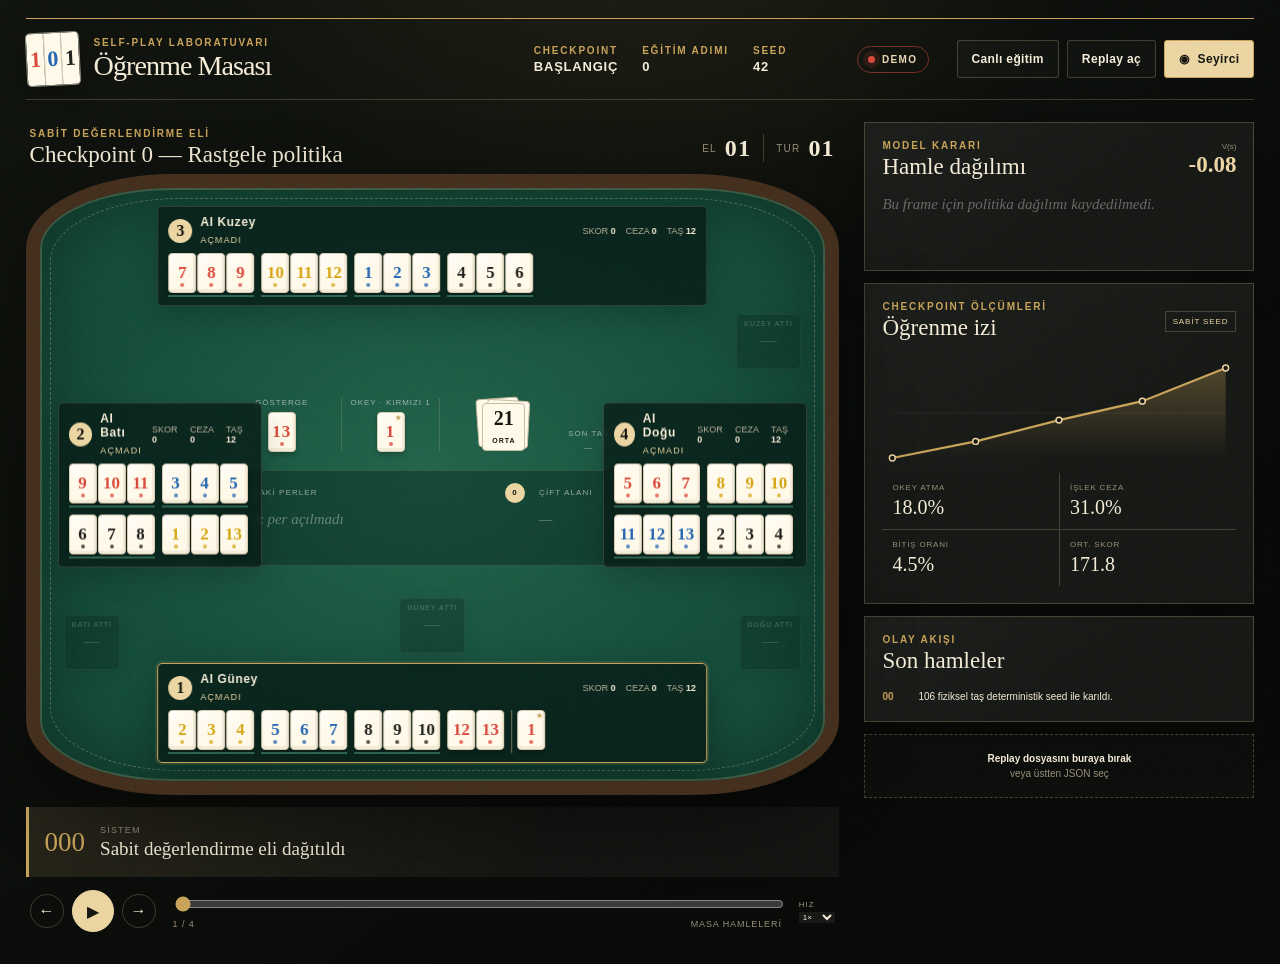
<file: viewer/index.html>
<!doctype html>
<html lang="tr">
  <head>
    <meta charset="UTF-8" />
    <meta name="viewport" content="width=device-width, initial-scale=1.0" />
    <meta
      name="description"
      content="AI Okey checkpoint gelişimini sabit eller ve deterministik replay'lerle izleyin."
    />
    <title>AI Okey — Öğrenme Masası</title>
    <link rel="stylesheet" href="./styles.css" />
  </head>
  <body>
    <div class="grain" aria-hidden="true"></div>
    <main class="app-shell">
      <header class="broadcast-bar">
        <div class="brand-lockup">
          <div class="brand-mark" aria-hidden="true">
            <span>1</span><span>0</span><span>1</span>
          </div>
          <div>
            <p class="eyebrow">SELF-PLAY LABORATUVARI</p>
            <h1>Öğrenme Masası</h1>
          </div>
        </div>

        <div class="broadcast-meta" aria-label="Replay bilgileri">
          <div>
            <span class="meta-label">CHECKPOINT</span>
            <strong id="checkpointLabel">BAŞLANGIÇ</strong>
          </div>
          <div>
            <span class="meta-label">EĞİTİM ADIMI</span>
            <strong id="trainingStep">0</strong>
          </div>
          <div>
            <span class="meta-label">SEED</span>
            <strong id="seedLabel">—</strong>
          </div>
          <div class="live-pill">
            <span class="live-dot" aria-hidden="true"></span>
            <span id="replayStatus">DEMO</span>
          </div>
        </div>

        <div class="header-actions">
          <a class="file-button training-link" href="./training.html">
            Canlı eğitim
          </a>
          <label class="file-button" for="replayFile">
            Replay aç
            <input id="replayFile" type="file" accept=".json,application/json" />
          </label>
          <button id="spectatorToggle" class="icon-button" type="button" aria-pressed="true">
            <span aria-hidden="true">◉</span>
            Seyirci
          </button>
        </div>
      </header>

      <section class="stage-grid">
        <section class="table-stage" aria-label="101 Okey masası">
          <div class="stage-heading">
            <div>
              <p class="eyebrow">SABİT DEĞERLENDİRME ELİ</p>
              <h2 id="episodeTitle">Model gelişim replay’i</h2>
            </div>
            <div class="turn-stamp">
              <span>EL</span>
              <strong id="roundLabel">01</strong>
              <i></i>
              <span>TUR</span>
              <strong id="turnLabel">01</strong>
            </div>
          </div>

          <div id="okeyTable" class="okey-table">
            <div class="table-stitch" aria-hidden="true"></div>
            <div class="seat seat-north" data-seat="2"></div>
            <div class="seat seat-east" data-seat="3"></div>
            <div class="seat seat-south" data-seat="0"></div>
            <div class="seat seat-west" data-seat="1"></div>

            <div class="discard-lane discard-north empty" data-discard-seat="2">
              <span>Kuzey attı</span>
              <div class="discard-tiles"></div>
            </div>
            <div class="discard-lane discard-east empty" data-discard-seat="3">
              <span>Doğu attı</span>
              <div class="discard-tiles"></div>
            </div>
            <div class="discard-lane discard-south empty" data-discard-seat="0">
              <span>Güney attı</span>
              <div class="discard-tiles"></div>
            </div>
            <div class="discard-lane discard-west empty" data-discard-seat="1">
              <span>Batı attı</span>
              <div class="discard-tiles"></div>
            </div>

            <div class="table-center">
              <div class="round-context">
                <div class="context-tile">
                  <span>GÖSTERGE</span>
                  <div id="indicatorTile"></div>
                </div>
                <div class="context-tile okey-context">
                  <span id="okeyValueLabel">OKEY</span>
                  <div id="okeyValueTile"></div>
                </div>
                <div class="stock-stack" aria-label="Ortadaki taş sayısı">
                  <i></i><i></i><i></i>
                  <strong id="stockCount">—</strong>
                  <span>ORTA</span>
                </div>
                <div class="context-tile">
                  <span>SON TAŞ</span>
                  <div id="discardTile"></div>
                </div>
              </div>

              <div class="table-layout">
                <section>
                  <div class="section-label">
                    <span>MASADAKİ PERLER</span>
                    <b id="meldCount">0</b>
                  </div>
                  <div id="tableMelds" class="meld-grid empty-state">
                    Henüz per açılmadı
                  </div>
                </section>
                <section class="pair-section">
                  <div class="section-label">
                    <span>ÇİFT ALANI</span>
                    <b id="pairCount">0</b>
                  </div>
                  <div id="pairArea" class="pair-grid empty-state">—</div>
                </section>
              </div>
            </div>
          </div>

          <div class="action-ribbon">
            <div class="action-index" id="actionIndex">000</div>
            <div>
              <p id="actionActor">Sistem</p>
              <h3 id="actionNarration">Replay yükleniyor…</h3>
            </div>
            <div id="actionPenalty" class="penalty-chip hidden">+101 CEZA</div>
          </div>

          <div class="transport">
            <button id="previousFrame" type="button" aria-label="Önceki hamle">←</button>
            <button id="playPause" class="play-button" type="button" aria-label="Oynat">
              <span id="playIcon">▶</span>
            </button>
            <button id="nextFrame" type="button" aria-label="Sonraki hamle">→</button>
            <div class="timeline-wrap">
              <input
                id="timeline"
                type="range"
                min="0"
                max="0"
                value="0"
                aria-label="Replay zaman çizgisi"
              />
              <div class="timeline-meta">
                <span id="frameCounter">1 / 1</span>
                <span id="phaseLabel">DAĞITIM</span>
              </div>
            </div>
            <label class="speed-control">
              <span>HIZ</span>
              <select id="playbackSpeed" aria-label="Oynatma hızı">
                <option value="1600">0.5×</option>
                <option value="900" selected>1×</option>
                <option value="450">2×</option>
                <option value="220">4×</option>
              </select>
            </label>
          </div>
        </section>

        <aside class="analysis-rail" aria-label="Model analizi">
          <section class="rail-card decision-card">
            <div class="rail-title">
              <div>
                <p class="eyebrow">MODEL KARARI</p>
                <h2>Hamle dağılımı</h2>
              </div>
              <div class="value-badge">
                <span>V(s)</span>
                <strong id="stateValue">0.00</strong>
              </div>
            </div>
            <div id="candidateList" class="candidate-list"></div>
          </section>

          <section class="rail-card metric-card">
            <div class="rail-title">
              <div>
                <p class="eyebrow">CHECKPOINT ÖLÇÜMLERİ</p>
                <h2>Öğrenme izi</h2>
              </div>
              <span class="metric-delta" id="metricDelta">SABİT SEED</span>
            </div>
            <svg
              id="metricChart"
              class="metric-chart"
              viewBox="0 0 480 150"
              role="img"
              aria-label="Checkpoint performans grafiği"
            ></svg>
            <div class="metric-grid">
              <div>
                <span>OKEY ATMA</span>
                <strong id="okeyDiscardMetric">—</strong>
              </div>
              <div>
                <span>İŞLEK CEZA</span>
                <strong id="playablePenaltyMetric">—</strong>
              </div>
              <div>
                <span>BİTİŞ ORANI</span>
                <strong id="finishRateMetric">—</strong>
              </div>
              <div>
                <span>ORT. SKOR</span>
                <strong id="averageScoreMetric">—</strong>
              </div>
            </div>
          </section>

          <section class="rail-card event-card">
            <div class="rail-title">
              <div>
                <p class="eyebrow">OLAY AKIŞI</p>
                <h2>Son hamleler</h2>
              </div>
            </div>
            <ol id="eventLog" class="event-log"></ol>
          </section>

          <section id="dropZone" class="drop-zone" tabindex="0">
            <strong>Replay dosyasını buraya bırak</strong>
            <span>veya üstten JSON seç</span>
          </section>
        </aside>
      </section>
    </main>

    <template id="tileTemplate">
      <div class="okey-tile">
        <span class="tile-number"></span>
        <i class="tile-mark"></i>
      </div>
    </template>
    <script src="./app.js"></script>
  </body>
</html>
</file>
<file: viewer/styles.css>
:root {
  color-scheme: dark;
  --ink: #171711;
  --paper: #f4ecd7;
  --ivory: #fff9e9;
  --baize: #154d3a;
  --baize-deep: #0b3026;
  --baize-light: #247059;
  --brass: #c8a45a;
  --brass-pale: #ead5a3;
  --red: #d94a3d;
  --yellow: #d5a616;
  --blue: #2566b1;
  --black: #22221f;
  --muted: #998f79;
  --panel: #171916;
  --line: rgba(234, 213, 163, 0.22);
  --shadow: 0 24px 70px rgba(0, 0, 0, 0.38);
  --display: "Bodoni 72", "Bodoni MT", Georgia, serif;
  --body: Bahnschrift, "Trebuchet MS", sans-serif;
}

* {
  box-sizing: border-box;
}

html {
  min-width: 320px;
  background: #0b0d0b;
}

body {
  min-height: 100vh;
  margin: 0;
  color: var(--paper);
  background:
    radial-gradient(circle at 50% -20%, rgba(200, 164, 90, 0.12), transparent 36%),
    linear-gradient(145deg, #11140f 0%, #090b09 72%);
  font-family: var(--body);
}

button,
select,
input {
  font: inherit;
}

button,
.file-button {
  color: inherit;
}

button {
  cursor: pointer;
}

.grain {
  position: fixed;
  inset: 0;
  z-index: 10;
  pointer-events: none;
  opacity: 0.12;
  background-image: url("data:image/svg+xml,%3Csvg viewBox='0 0 180 180' xmlns='http://www.w3.org/2000/svg'%3E%3Cfilter id='n'%3E%3CfeTurbulence type='fractalNoise' baseFrequency='.85' numOctaves='3' stitchTiles='stitch'/%3E%3C/filter%3E%3Crect width='100%25' height='100%25' filter='url(%23n)' opacity='.32'/%3E%3C/svg%3E");
  mix-blend-mode: soft-light;
}

.app-shell {
  width: min(1920px, 100%);
  min-height: 100vh;
  margin: 0 auto;
  padding: 18px clamp(14px, 2vw, 34px) 32px;
}

.broadcast-bar {
  display: grid;
  grid-template-columns: minmax(260px, 1fr) auto auto;
  align-items: center;
  gap: 28px;
  min-height: 82px;
  border-top: 1px solid var(--brass);
  border-bottom: 1px solid var(--line);
}

.brand-lockup,
.broadcast-meta,
.header-actions,
.rail-title,
.stage-heading,
.turn-stamp,
.action-ribbon,
.transport,
.section-label {
  display: flex;
  align-items: center;
}

.brand-lockup {
  gap: 14px;
}

.brand-mark {
  display: grid;
  grid-template-columns: repeat(3, 1fr);
  width: 54px;
  height: 54px;
  overflow: hidden;
  color: var(--ink);
  border: 1px solid rgba(255, 249, 233, 0.52);
  border-radius: 5px;
  box-shadow: 0 7px 20px rgba(0, 0, 0, 0.28);
  transform: rotate(-3deg);
}

.brand-mark span {
  display: grid;
  place-items: center;
  color: var(--red);
  background: var(--ivory);
  font-family: var(--display);
  font-size: 22px;
  font-weight: 800;
}

.brand-mark span:nth-child(2) {
  color: var(--blue);
  border-inline: 1px solid #cabfa8;
}

.brand-mark span:nth-child(3) {
  color: var(--black);
}

.eyebrow,
.meta-label {
  margin: 0;
  color: var(--brass);
  font-size: 10px;
  font-weight: 700;
  letter-spacing: 0.18em;
}

h1,
h2,
h3,
p {
  margin-top: 0;
}

.brand-lockup h1 {
  margin: 2px 0 0;
  font-family: var(--display);
  font-size: clamp(24px, 2.2vw, 38px);
  font-weight: 500;
  letter-spacing: -0.035em;
}

.broadcast-meta {
  gap: 24px;
}

.broadcast-meta > div:not(.live-pill) {
  display: grid;
  gap: 3px;
  min-width: 80px;
}

.broadcast-meta strong {
  font-size: 13px;
  letter-spacing: 0.06em;
}

.live-pill {
  display: flex;
  align-items: center;
  gap: 7px;
  padding: 7px 10px;
  color: #ecd8b3;
  border: 1px solid rgba(217, 74, 61, 0.52);
  border-radius: 999px;
  font-size: 10px;
  font-weight: 800;
  letter-spacing: 0.14em;
}

.live-dot {
  width: 7px;
  height: 7px;
  border-radius: 50%;
  background: var(--red);
  box-shadow: 0 0 0 5px rgba(217, 74, 61, 0.12);
  animation: livePulse 1.8s ease-in-out infinite;
}

.header-actions {
  justify-content: end;
  gap: 8px;
}

.file-button,
.icon-button {
  display: inline-flex;
  align-items: center;
  gap: 8px;
  min-height: 38px;
  padding: 0 14px;
  border: 1px solid var(--line);
  border-radius: 3px;
  background: rgba(255, 255, 255, 0.025);
  font-size: 12px;
  font-weight: 700;
  letter-spacing: 0.03em;
  transition: 160ms ease;
}

.training-link {
  text-decoration: none;
}

.file-button:hover,
.icon-button:hover,
.icon-button[aria-pressed="true"] {
  color: var(--ink);
  border-color: var(--brass);
  background: var(--brass-pale);
}

.file-button input {
  position: absolute;
  width: 1px;
  height: 1px;
  opacity: 0;
}

.stage-grid {
  display: grid;
  grid-template-columns: minmax(0, 1fr) minmax(310px, 390px);
  gap: clamp(16px, 2vw, 30px);
  padding-top: 22px;
}

.table-stage {
  min-width: 0;
}

.stage-heading {
  justify-content: space-between;
  min-height: 52px;
  padding-inline: 4px;
}

.stage-heading h2,
.rail-title h2 {
  margin: 3px 0 0;
  font-family: var(--display);
  font-size: 23px;
  font-weight: 500;
}

.turn-stamp {
  gap: 8px;
  color: var(--muted);
  font-size: 10px;
  letter-spacing: 0.12em;
}

.turn-stamp strong {
  color: var(--paper);
  font-family: var(--display);
  font-size: 24px;
}

.turn-stamp i {
  width: 1px;
  height: 28px;
  margin-inline: 4px;
  background: var(--line);
}

.okey-table {
  position: relative;
  min-height: clamp(570px, 69vh, 760px);
  overflow: hidden;
  border: 14px solid #442f1e;
  border-radius: 18% / 12%;
  background:
    radial-gradient(ellipse at 50% 48%, rgba(50, 126, 95, 0.48), transparent 62%),
    repeating-linear-gradient(45deg, rgba(255, 255, 255, 0.012) 0 1px, transparent 1px 4px),
    var(--baize);
  box-shadow:
    inset 0 0 0 2px rgba(234, 213, 163, 0.2),
    inset 0 0 80px rgba(0, 0, 0, 0.42),
    var(--shadow);
}

.table-stitch {
  position: absolute;
  inset: 10px;
  pointer-events: none;
  border: 1px dashed rgba(234, 213, 163, 0.3);
  border-radius: 17% / 11%;
}

.seat {
  position: absolute;
  z-index: 2;
  display: grid;
  box-sizing: border-box;
  gap: 6px;
  min-width: 160px;
  padding: 8px 10px;
  border: 1px solid rgba(234, 213, 163, 0.17);
  border-radius: 5px;
  background: rgba(8, 28, 22, 0.78);
  box-shadow: 0 10px 28px rgba(0, 0, 0, 0.18);
  backdrop-filter: blur(4px);
}

.seat.active {
  border-color: var(--brass);
  box-shadow:
    0 0 0 2px rgba(200, 164, 90, 0.15),
    0 12px 34px rgba(0, 0, 0, 0.3);
}

.seat-north {
  top: 18px;
  left: 50%;
  width: min(70%, 760px);
  transform: translateX(-50%);
}

.seat-south {
  bottom: 18px;
  left: 50%;
  width: min(70%, 740px);
  transform: translateX(-50%);
}

.seat-west {
  top: 50%;
  left: 18px;
  width: min(26%, 245px);
  transform: translateY(-50%);
}

.seat-east {
  top: 50%;
  right: 18px;
  width: min(26%, 245px);
  transform: translateY(-50%);
}

.seat-heading {
  display: flex;
  align-items: center;
  justify-content: space-between;
  gap: 10px;
}

.seat-identity {
  display: flex;
  align-items: center;
  gap: 8px;
}

.seat-number {
  display: grid;
  place-items: center;
  width: 24px;
  height: 24px;
  color: var(--ink);
  border-radius: 50%;
  background: var(--brass-pale);
  font-family: var(--display);
  font-weight: 800;
}

.seat h3 {
  margin: 0;
  font-size: 12px;
  letter-spacing: 0.05em;
}

.seat-mode {
  color: var(--brass-pale);
  font-size: 9px;
  letter-spacing: 0.12em;
}

.seat-stats {
  display: flex;
  gap: 10px;
  color: #b9b19d;
  font-size: 9px;
}

.seat-stats strong {
  color: var(--paper);
}

.rack {
  display: flex;
  flex-wrap: wrap;
  align-items: flex-start;
  gap: 7px;
  min-height: 36px;
}

.rack-group {
  display: flex;
  flex-wrap: wrap;
  gap: 1px;
  max-width: 100%;
  padding-bottom: 2px;
  border-bottom: 2px solid transparent;
}

.rack-group-run {
  border-color: rgba(98, 197, 155, 0.46);
}

.rack-group-set,
.rack-group-pair {
  border-color: rgba(234, 213, 163, 0.4);
}

.rack-group-okey {
  padding-left: 5px;
  border-left: 1px solid rgba(234, 213, 163, 0.45);
}

.rack.concealed {
  overflow: hidden;
  flex-wrap: nowrap;
  gap: 2px;
}

.tile-back {
  width: 19px;
  height: 30px;
  border: 1px solid rgba(234, 213, 163, 0.42);
  border-radius: 3px;
  background:
    linear-gradient(135deg, transparent 35%, rgba(234, 213, 163, 0.22) 35% 50%, transparent 50%),
    #203f34;
}

.table-center {
  position: absolute;
  inset: 144px clamp(170px, 22%, 270px) 150px;
  z-index: 1;
  display: grid;
  align-content: center;
  gap: 18px;
}

.round-context {
  display: flex;
  align-items: end;
  justify-content: center;
  gap: clamp(16px, 2.6vw, 34px);
}

.okey-context {
  padding-inline: 8px;
  border-inline: 1px solid rgba(234, 213, 163, 0.16);
}

.discard-lane {
  position: absolute;
  z-index: 3;
  display: grid;
  justify-items: center;
  gap: 4px;
  padding: 5px 7px;
  border: 1px solid rgba(234, 213, 163, 0.16);
  border-radius: 5px;
  background: rgba(5, 27, 20, 0.72);
  box-shadow: 0 6px 20px rgba(0, 0, 0, 0.18);
}

.discard-lane > span {
  color: rgba(255, 255, 255, 0.48);
  font-size: 7px;
  font-weight: 800;
  letter-spacing: 0.12em;
  text-transform: uppercase;
}

.discard-lane.empty {
  opacity: 0.34;
}

.discard-lane.empty .discard-tiles::after {
  content: "—";
  color: rgba(255, 255, 255, 0.45);
  font-family: var(--display);
}

.discard-tiles {
  display: flex;
  gap: 3px;
  min-height: 32px;
}

.discard-entry {
  transition: opacity 180ms ease;
}

.discard-entry.taken {
  opacity: 0.35;
}

.discard-entry.latest .okey-tile {
  outline: 2px solid var(--brass);
  outline-offset: 1px;
}

.discard-lane .okey-tile {
  width: 22px;
  height: 32px;
  font-size: 13px;
}

.discard-north {
  top: 126px;
  right: 24px;
}

.discard-south {
  bottom: 128px;
  left: 50%;
  transform: translateX(-50%);
}

.discard-west {
  top: calc(50% + 130px);
  left: 24px;
}

.discard-east {
  top: calc(50% + 130px);
  right: 24px;
}

.context-tile {
  display: grid;
  justify-items: center;
  gap: 5px;
  color: rgba(255, 255, 255, 0.55);
  font-size: 8px;
  letter-spacing: 0.12em;
}

.stock-stack {
  position: relative;
  display: grid;
  place-items: center;
  width: 62px;
  height: 52px;
  color: var(--ink);
}

.stock-stack i {
  position: absolute;
  width: 43px;
  height: 48px;
  border: 1px solid #c7bca2;
  border-radius: 4px;
  background: var(--ivory);
}

.stock-stack i:nth-child(1) {
  transform: translate(-5px, -4px) rotate(-4deg);
}

.stock-stack i:nth-child(2) {
  transform: translate(4px, -2px) rotate(3deg);
}

.stock-stack i:nth-child(3) {
  transform: translateY(1px);
}

.stock-stack strong,
.stock-stack span {
  position: relative;
  z-index: 1;
}

.stock-stack strong {
  font-family: var(--display);
  font-size: 20px;
}

.stock-stack span {
  margin-top: -7px;
  font-size: 7px;
  font-weight: 900;
  letter-spacing: 0.14em;
}

.table-layout {
  display: grid;
  grid-template-columns: minmax(0, 1fr) minmax(100px, 0.3fr);
  gap: 14px;
  max-height: 265px;
  overflow: auto;
  padding: 12px;
  border: 1px solid rgba(234, 213, 163, 0.14);
  border-radius: 5px;
  background: rgba(5, 27, 20, 0.36);
  scrollbar-color: var(--brass) transparent;
}

.section-label {
  justify-content: space-between;
  margin-bottom: 8px;
  color: rgba(255, 255, 255, 0.54);
  font-size: 8px;
  letter-spacing: 0.14em;
}

.section-label b {
  display: grid;
  place-items: center;
  min-width: 20px;
  height: 20px;
  color: var(--ink);
  border-radius: 50%;
  background: var(--brass-pale);
}

.meld-grid,
.pair-grid {
  display: flex;
  flex-wrap: wrap;
  align-items: flex-start;
  gap: 9px;
}

.meld,
.pair {
  display: flex;
  gap: 2px;
  padding: 4px;
  border: 1px solid rgba(255, 255, 255, 0.08);
  border-radius: 4px;
  background: rgba(0, 0, 0, 0.13);
}

.empty-state {
  min-height: 42px;
  color: rgba(255, 255, 255, 0.35);
  font-family: var(--display);
  font-size: 15px;
  font-style: italic;
}

.okey-tile {
  position: relative;
  display: grid;
  place-items: center;
  width: 28px;
  height: 40px;
  color: var(--black);
  border: 1px solid #d9ccb2;
  border-radius: 4px;
  background:
    linear-gradient(140deg, rgba(255, 255, 255, 0.8), transparent 45%),
    var(--ivory);
  box-shadow:
    inset -2px -3px 0 rgba(111, 82, 39, 0.08),
    0 3px 4px rgba(0, 0, 0, 0.2);
  font-family: var(--display);
  font-size: 17px;
  font-weight: 800;
  transition: transform 180ms ease;
}

.rack .okey-tile:hover {
  z-index: 3;
  transform: translateY(-5px) rotate(-1deg);
}

.okey-tile.red {
  color: var(--red);
}

.okey-tile.yellow {
  color: var(--yellow);
}

.okey-tile.blue {
  color: var(--blue);
}

.okey-tile.black {
  color: var(--black);
}

.okey-tile.fake {
  color: var(--red);
  font-size: 12px;
}

.okey-tile.real-okey::after {
  content: "★";
  position: absolute;
  top: 1px;
  right: 2px;
  color: var(--brass);
  font-size: 7px;
}

.tile-mark {
  position: absolute;
  bottom: 5px;
  width: 4px;
  height: 4px;
  border-radius: 50%;
  background: currentColor;
  opacity: 0.75;
}

.action-ribbon {
  gap: 15px;
  min-height: 70px;
  margin-top: 12px;
  padding: 10px 16px;
  border-left: 3px solid var(--brass);
  background:
    linear-gradient(90deg, rgba(200, 164, 90, 0.1), transparent 64%),
    #131512;
}

.action-index {
  color: var(--brass);
  font-family: var(--display);
  font-size: 27px;
}

.action-ribbon p {
  margin: 0 0 3px;
  color: var(--muted);
  font-size: 9px;
  letter-spacing: 0.13em;
  text-transform: uppercase;
}

.action-ribbon h3 {
  margin: 0;
  font-family: var(--display);
  font-size: 19px;
  font-weight: 500;
}

.penalty-chip {
  margin-left: auto;
  padding: 8px 11px;
  color: #fff2e9;
  border: 1px solid rgba(217, 74, 61, 0.7);
  border-radius: 3px;
  background: rgba(217, 74, 61, 0.18);
  font-size: 11px;
  font-weight: 900;
}

.hidden {
  display: none !important;
}

.transport {
  gap: 8px;
  padding: 13px 4px 0;
}

.transport button {
  display: grid;
  place-items: center;
  width: 34px;
  height: 34px;
  border: 1px solid var(--line);
  border-radius: 50%;
  background: transparent;
}

.transport button:hover {
  border-color: var(--brass);
}

.transport .play-button {
  width: 42px;
  height: 42px;
  color: var(--ink);
  border-color: var(--brass-pale);
  background: var(--brass-pale);
}

.timeline-wrap {
  flex: 1;
  display: grid;
  gap: 5px;
  margin-inline: 9px;
}

#timeline {
  width: 100%;
  accent-color: var(--brass);
}

.timeline-meta {
  display: flex;
  justify-content: space-between;
  color: var(--muted);
  font-size: 9px;
  letter-spacing: 0.1em;
}

.speed-control {
  display: grid;
  gap: 3px;
  color: var(--muted);
  font-size: 8px;
  letter-spacing: 0.12em;
}

.speed-control select {
  color: var(--paper);
  border: 0;
  background: #171916;
}

.analysis-rail {
  display: grid;
  align-content: start;
  gap: 12px;
}

.rail-card {
  padding: 17px;
  border: 1px solid var(--line);
  background:
    linear-gradient(145deg, rgba(255, 255, 255, 0.025), transparent 55%),
    var(--panel);
  box-shadow: 0 16px 42px rgba(0, 0, 0, 0.22);
}

.rail-title {
  justify-content: space-between;
  gap: 12px;
  margin-bottom: 16px;
}

.value-badge {
  display: grid;
  justify-items: end;
  gap: 1px;
}

.value-badge span {
  color: var(--muted);
  font-size: 8px;
}

.value-badge strong {
  color: var(--brass-pale);
  font-family: var(--display);
  font-size: 23px;
}

.candidate-list {
  display: grid;
  gap: 11px;
}

.candidate-row {
  display: grid;
  grid-template-columns: minmax(0, 1fr) 48px;
  gap: 7px;
}

.candidate-label {
  display: flex;
  justify-content: space-between;
  gap: 8px;
  font-size: 10px;
}

.candidate-label span:first-child {
  overflow: hidden;
  text-overflow: ellipsis;
  white-space: nowrap;
}

.candidate-label span:last-child {
  color: var(--brass-pale);
  font-variant-numeric: tabular-nums;
}

.candidate-bar {
  grid-column: 1 / -1;
  height: 4px;
  overflow: hidden;
  background: rgba(255, 255, 255, 0.08);
}

.candidate-bar i {
  display: block;
  height: 100%;
  background: var(--brass);
  transform-origin: left;
  transition: width 300ms ease;
}

.candidate-row.selected .candidate-label span:first-child {
  color: var(--brass-pale);
  font-weight: 800;
}

.candidate-row.selected .candidate-bar {
  box-shadow: 0 0 0 1px rgba(200, 164, 90, 0.25);
}

.metric-delta {
  padding: 5px 7px;
  color: var(--brass-pale);
  border: 1px solid var(--line);
  font-size: 8px;
  letter-spacing: 0.11em;
}

.metric-chart {
  width: 100%;
  min-height: 112px;
  overflow: visible;
}

.metric-chart .grid-line {
  stroke: rgba(255, 255, 255, 0.08);
  stroke-width: 1;
}

.metric-chart .chart-line {
  fill: none;
  stroke: var(--brass);
  stroke-width: 3;
}

.metric-chart .chart-area {
  fill: url("#chartGradient");
}

.metric-chart circle {
  fill: var(--panel);
  stroke: var(--brass-pale);
  stroke-width: 2;
}

.metric-grid {
  display: grid;
  grid-template-columns: repeat(2, 1fr);
  gap: 1px;
  background: var(--line);
}

.metric-grid div {
  display: grid;
  gap: 4px;
  padding: 10px;
  background: var(--panel);
}

.metric-grid span {
  color: var(--muted);
  font-size: 8px;
  letter-spacing: 0.1em;
}

.metric-grid strong {
  font-family: var(--display);
  font-size: 20px;
  font-weight: 500;
}

.event-log {
  display: grid;
  gap: 9px;
  max-height: 180px;
  margin: 0;
  padding: 0;
  overflow: auto;
  list-style: none;
}

.event-log li {
  display: grid;
  grid-template-columns: 27px minmax(0, 1fr);
  gap: 9px;
  color: #bab19f;
  font-size: 10px;
  line-height: 1.35;
}

.event-log b {
  color: var(--brass);
  font-variant-numeric: tabular-nums;
}

.event-log .current-event {
  color: var(--paper);
}

.drop-zone {
  display: grid;
  justify-items: center;
  gap: 4px;
  padding: 18px;
  color: var(--muted);
  border: 1px dashed rgba(234, 213, 163, 0.26);
  background: rgba(255, 255, 255, 0.015);
  font-size: 10px;
  text-align: center;
  transition: 160ms ease;
}

.drop-zone strong {
  color: var(--paper);
}

.drop-zone.dragging {
  color: var(--paper);
  border-color: var(--brass);
  background: rgba(200, 164, 90, 0.08);
}

.frame-enter .table-center,
.frame-enter .action-ribbon {
  animation: frameEnter 300ms ease both;
}

@keyframes livePulse {
  50% {
    opacity: 0.48;
    transform: scale(0.76);
  }
}

@keyframes frameEnter {
  from {
    opacity: 0.45;
    transform: translateY(3px);
  }
}

@media (max-width: 1240px) {
  .broadcast-bar {
    grid-template-columns: 1fr auto;
  }

  .broadcast-meta {
    order: 3;
    grid-column: 1 / -1;
    justify-content: space-between;
    padding: 9px 0;
    border-top: 1px solid var(--line);
  }

  .stage-grid {
    grid-template-columns: minmax(0, 1fr) 320px;
  }

  .table-center {
    inset-inline: 150px;
  }
}

@media (max-width: 960px) {
  .stage-grid {
    grid-template-columns: 1fr;
  }

  .analysis-rail {
    grid-template-columns: repeat(2, minmax(0, 1fr));
  }

  .drop-zone {
    grid-column: 1 / -1;
  }
}

@media (max-width: 680px) {
  .app-shell {
    padding-inline: 10px;
  }

  .broadcast-bar {
    gap: 12px;
  }

  .header-actions {
    flex-direction: column;
    align-items: stretch;
  }

  .broadcast-meta {
    gap: 9px;
    overflow: visible;
  }

  .broadcast-meta > div:not(.live-pill) {
    min-width: 68px;
  }

  .stage-heading {
    align-items: end;
  }

  .stage-heading h2 {
    font-size: 18px;
  }

  .okey-table {
    min-height: 860px;
    border-width: 8px;
    border-radius: 42px;
  }

  .seat {
    min-width: 0;
  }

  .seat-north,
  .seat-south {
    width: calc(100% - 28px);
  }

  .seat-west,
  .seat-east {
    top: 174px;
    width: calc(50% - 22px);
    transform: none;
  }

  .seat-west {
    left: 12px;
  }

  .seat-east {
    right: 12px;
  }

  .table-center {
    inset: 350px 12px 164px;
  }

  .round-context {
    gap: 9px;
  }

  .context-tile {
    font-size: 7px;
  }

  .okey-context {
    padding-inline: 3px;
  }

  .discard-lane {
    padding: 3px;
  }

  .discard-lane > span {
    display: none;
  }

  .discard-lane .discard-entry:not(.latest) {
    display: none;
  }

  .discard-north {
    top: 145px;
    right: auto;
    left: 50%;
    transform: translateX(-50%);
  }

  .discard-south {
    bottom: 145px;
  }

  .discard-west {
    top: 323px;
    left: 25%;
    transform: translateX(-50%);
  }

  .discard-east {
    top: 323px;
    right: 25%;
    transform: translateX(50%);
  }

  .discard-west .discard-tiles,
  .discard-east .discard-tiles {
    display: flex;
  }

  .table-layout {
    grid-template-columns: 1fr;
    max-height: 225px;
  }

  .pair-section {
    display: none;
  }

  .rack {
    max-height: 104px;
    overflow: visible;
    gap: 5px;
  }

  .seat-west .rack,
  .seat-east .rack {
    gap: 4px;
    overflow: hidden;
  }

  .seat-west .seat-heading,
  .seat-east .seat-heading {
    display: grid;
    justify-content: stretch;
    gap: 2px;
  }

  .seat-west .seat-stats,
  .seat-east .seat-stats {
    justify-content: flex-start;
    gap: 6px;
  }

  .seat-west .rack-group,
  .seat-east .rack-group {
    gap: 0;
  }

  .seat-west .okey-tile,
  .seat-east .okey-tile {
    width: 14px;
    height: 24px;
    font-size: 9px;
  }

  .okey-tile {
    width: 24px;
    height: 34px;
    font-size: 14px;
  }

  .analysis-rail {
    grid-template-columns: 1fr;
  }

  .action-ribbon {
    padding-inline: 10px;
  }

  .action-ribbon h3 {
    font-size: 16px;
  }

  .penalty-chip {
    font-size: 8px;
  }

  .transport {
    flex-wrap: wrap;
  }

  .timeline-wrap {
    order: 2;
    flex-basis: 100%;
  }
}

@media (prefers-reduced-motion: reduce) {
  *,
  *::before,
  *::after {
    scroll-behavior: auto !important;
    animation-duration: 0.001ms !important;
    animation-iteration-count: 1 !important;
    transition-duration: 0.001ms !important;
  }
}
</file>
